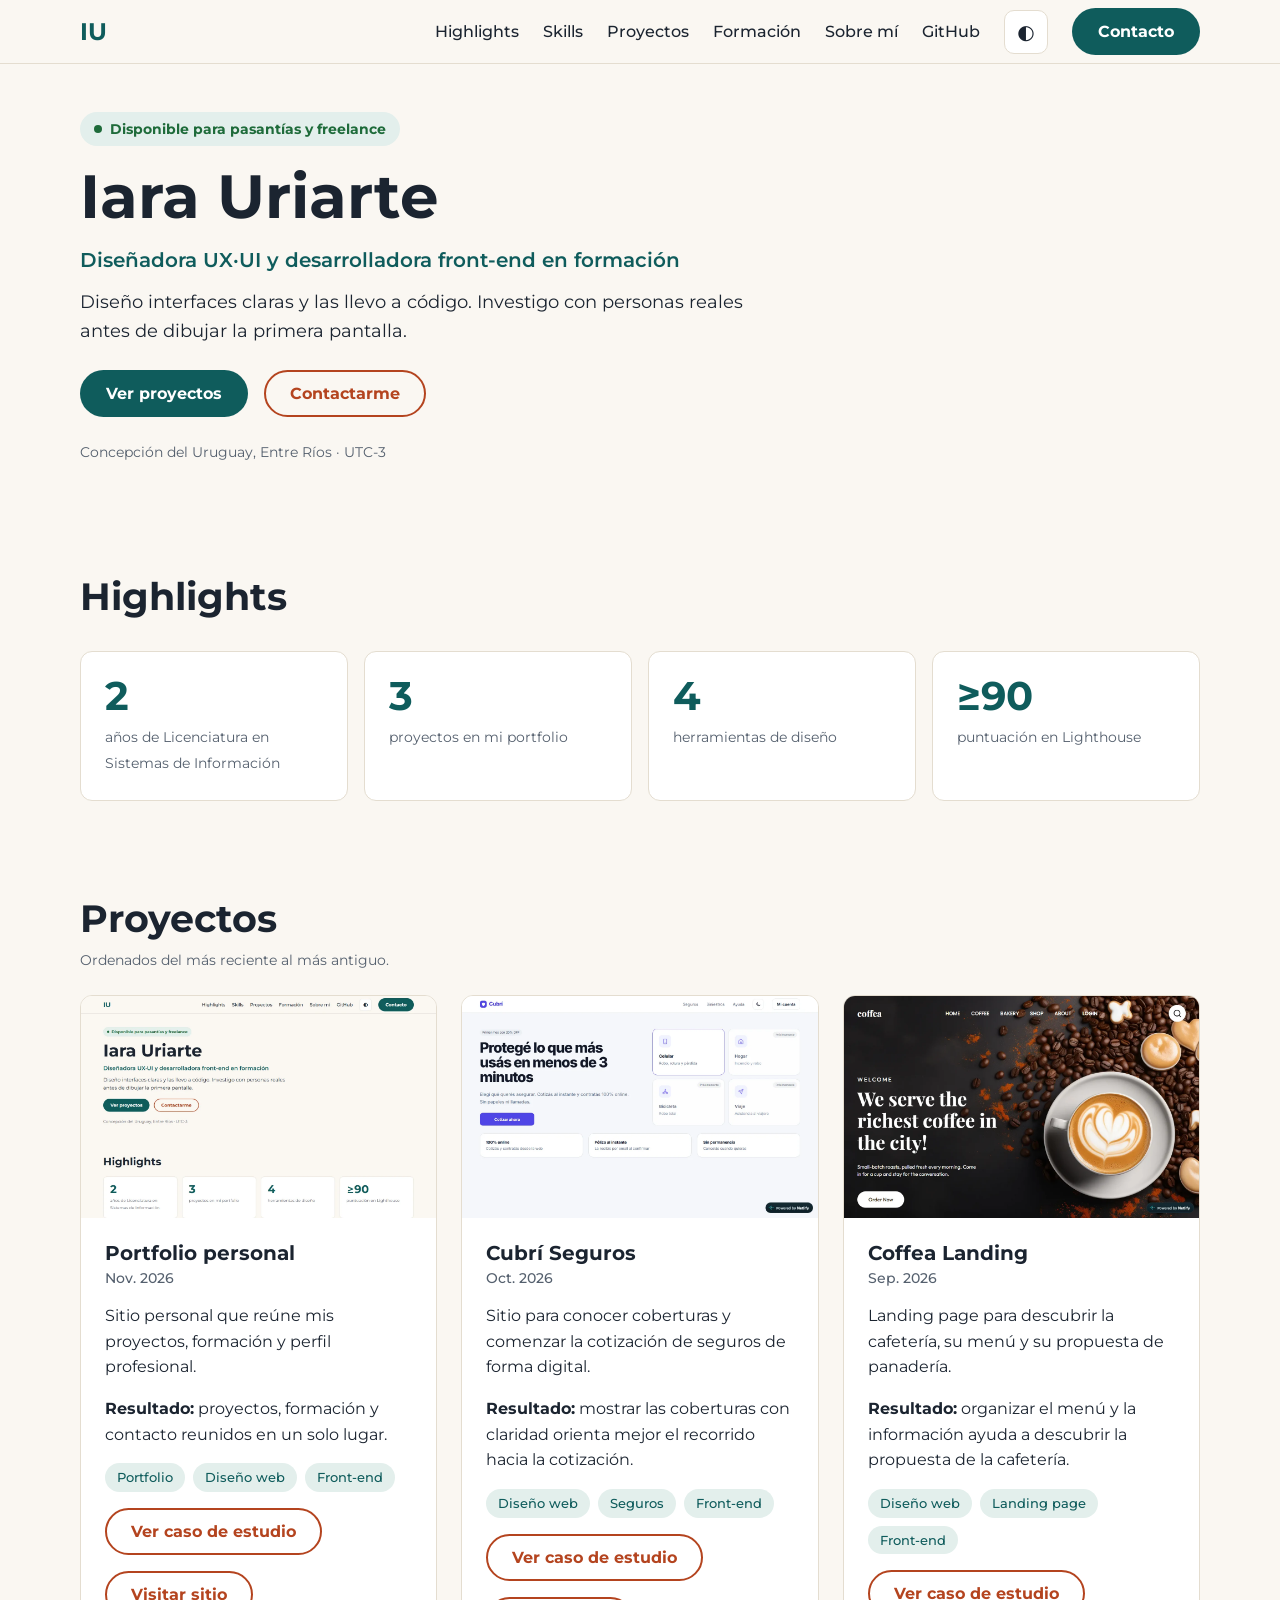
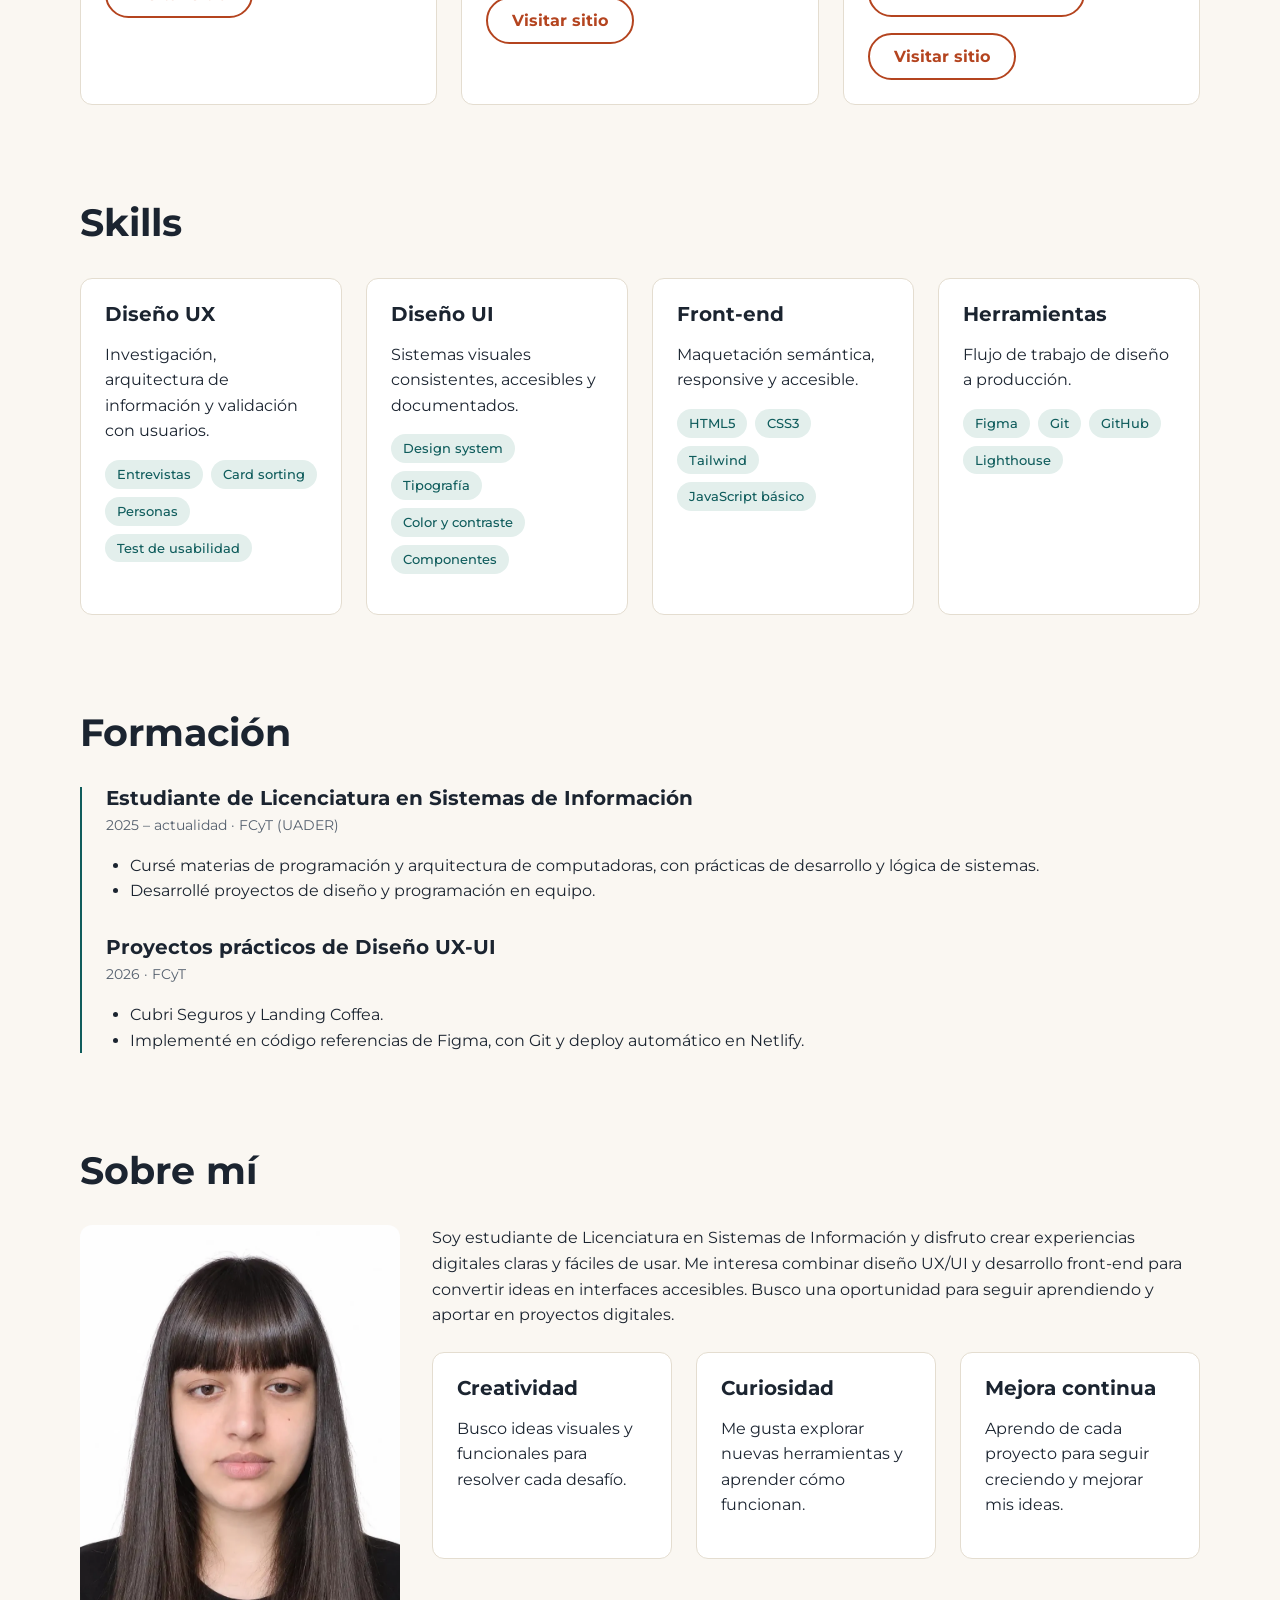
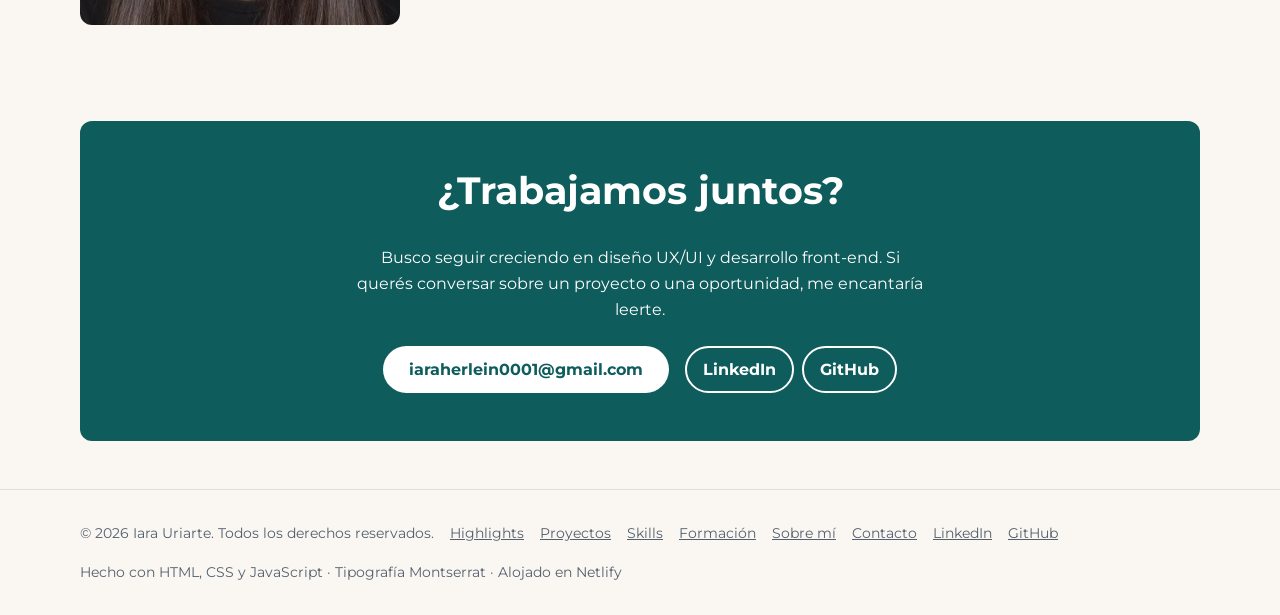
<file: index.html>
<!DOCTYPE html>
<html lang="es">

<head>
    <meta charset="utf-8">
    <meta name="viewport" content="width=device-width, initial-scale=1">
    <title>Iara Uriarte · Diseñadora UX/UI y front-end</title>
    <meta name="description"
        content="Portfolio de Iara Uriarte, estudiante de Sistemas de Información y diseñadora UX/UI y front-end en formación. Conocé mis proyectos y formación.">
    <meta property="og:title" content="Iara Uriarte · Diseño UX/UI y front-end">
    <meta property="og:description"
        content="Conocé los proyectos, la formación y el perfil de Iara Uriarte, estudiante de Sistemas de Información.">
    <meta property="og:type" content="website">
    <meta property="og:url" content="https://portfolio-uriarteiara.netlify.app/">
    <meta property="og:image" content="https://portfolio-uriarteiara.netlify.app/img/portfolio-og.webp">
    <meta property="og:image:type" content="image/webp">
    <meta property="og:image:width" content="1200">
    <meta property="og:image:height" content="630">
    <meta property="og:image:alt" content="Vista previa del portfolio de Iara Uriarte">
    <meta name="twitter:card" content="summary_large_image">
    <meta name="twitter:title" content="Iara Uriarte · Diseño UX/UI y front-end">
    <meta name="twitter:description"
        content="Conocé los proyectos, la formación y el perfil de Iara Uriarte, estudiante de Sistemas de Información.">
    <meta name="twitter:image" content="https://portfolio-uriarteiara.netlify.app/img/portfolio-og.webp">
    <meta name="theme-color" content="#0F5C5C">
    <link rel="canonical" href="https://portfolio-uriarteiara.netlify.app/">
    <link rel="icon"
        href="data:image/svg+xml,%3Csvg xmlns='http://www.w3.org/2000/svg' viewBox='0 0 32 32'%3E%3Crect width='32' height='32' rx='6' fill='%230F5C5C'/%3E%3Ctext x='16' y='22' font-size='16' text-anchor='middle' fill='white' font-family='serif'%3EIU%3C/text%3E%3C/svg%3E">
    <link rel="preconnect" href="https://fonts.googleapis.com">
    <link rel="preconnect" href="https://fonts.gstatic.com" crossorigin>
    <link href="https://fonts.googleapis.com/css2?family=Montserrat:wght@400;500;600;700&display=swap" rel="stylesheet">
    <link rel="stylesheet" href="styles.css">
</head>

<body>
    <a class="skip" href="#main">Saltar al contenido</a>

    <header class="site-header">
        <div class="container bar">
            <a class="logo" href="#top" aria-label="Inicio">IU</a>
            <button class="menu-btn" type="button" aria-label="Abrir menú" aria-expanded="false" aria-controls="menu">
                <span class="menu-icon" aria-hidden="true"><span></span><span></span><span></span></span>
            </button>
            <nav id="menu" class="nav" aria-label="Principal">
                <ul>
                    <li><a href="#metrics">Highlights</a></li>
                    <li><a href="#skills">Skills</a></li>
                    <li><a href="#projects">Proyectos</a></li>
                    <li><a href="#experience">Formación</a></li>
                    <li><a href="#about">Sobre mí</a></li>
                    <li><a href="https://github.com/IaraUriarte" target="_blank" rel="noopener noreferrer">GitHub</a>
                    </li>
                    <li><button class="theme-toggle" id="theme-toggle" type="button" aria-label="Activar tema oscuro"
                            title="Activar tema oscuro"><span aria-hidden="true">◐</span></button></li>
                    <li><a class="btn btn-primary" href="#contact">Contacto</a></li>
                </ul>
            </nav>
        </div>
    </header>

    <main id="main">
        <section id="top" class="hero container">
            <p class="badge"><span aria-hidden="true" class="dot"></span>Disponible para pasantías y freelance</p>
            <h1>Iara Uriarte</h1>
            <p class="role">Diseñadora UX·UI y desarrolladora front-end en formación</p>
            <p class="lead">Diseño interfaces claras y las llevo a código. Investigo con personas reales antes de
                dibujar la primera pantalla.</p>
            <div class="actions">
                <a class="btn btn-primary" href="#projects">Ver proyectos</a>
                <a class="btn btn-secondary" href="#contact">Contactarme</a>
            </div>
            <p class="meta">Concepción del Uruguay, Entre Ríos · UTC-3</p>
        </section>

        <section id="metrics" class="container" aria-label="Cifras destacadas">
            <h2>Highlights</h2>
            <ul class="metrics">
                <li><strong>2</strong><span>años de Licenciatura en Sistemas de Información</span></li>
                <li><strong>3</strong><span>proyectos en mi portfolio</span></li>
                <li><strong>4</strong><span>herramientas de diseño</span></li>
                <li><strong>≥90</strong><span>puntuación en Lighthouse</span></li>
            </ul>
        </section>

        <section id="projects" class="container">
            <h2>Proyectos</h2>
            <p class="projects-order">Ordenados del más reciente al más antiguo.</p>
            <div class="grid projects">
                <article class="card">
                    <img src="img/portfolio.webp" width="640" height="400"
                        alt="Captura de la página principal del portfolio de Iara Uriarte" loading="lazy">
                    <div class="card-body">
                        <h3>Portfolio personal<small>Nov. 2026</small></h3>
                        <p>Sitio personal que reúne mis proyectos, formación y perfil profesional.</p>
                        <p><strong>Resultado:</strong> proyectos, formación y contacto reunidos en un solo lugar.</p>
                        <ul class="chips">
                            <li>Portfolio</li>
                            <li>Diseño web</li>
                            <li>Front-end</li>
                        </ul>
                        <div class="card-actions">
                            <button class="btn btn-secondary" type="button" data-open="case-portfolio"
                                aria-haspopup="dialog">Ver caso de estudio</button>
                            <a class="btn btn-secondary" href="https://portfolio-uriarteiara.netlify.app/"
                                target="_blank" rel="noopener noreferrer">Visitar sitio</a>
                        </div>
                    </div>
                </article>
                <article class="card">
                    <img src="img/cubri.webp" width="640" height="400"
                        alt="Captura de la página principal de Cubrí Seguros, con opciones de cobertura" loading="lazy">
                    <div class="card-body">
                        <h3>Cubrí Seguros<small>Oct. 2026</small></h3>
                        <p>Sitio para conocer coberturas y comenzar la cotización de seguros de forma digital.</p>
                        <p><strong>Resultado:</strong> mostrar las coberturas con claridad orienta mejor el recorrido
                            hacia la cotización.</p>
                        <ul class="chips">
                            <li>Diseño web</li>
                            <li>Seguros</li>
                            <li>Front-end</li>
                        </ul>
                        <div class="card-actions">
                            <button class="btn btn-secondary" type="button" data-open="case-cubri"
                                aria-haspopup="dialog">Ver caso de estudio</button>
                            <a class="btn btn-secondary" href="https://cubriseguross.netlify.app/" target="_blank"
                                rel="noopener noreferrer">Visitar sitio</a>
                        </div>
                    </div>
                </article>
                <article class="card">
                    <img src="img/coffea.webp" width="640" height="400"
                        alt="Captura de la página principal de Coffea, una cafetería" loading="lazy">
                    <div class="card-body">
                        <h3>Coffea Landing<small>Sep. 2026</small></h3>
                        <p>Landing page para descubrir la cafetería, su menú y su propuesta de panadería.</p>
                        <p><strong>Resultado:</strong> organizar el menú y la información ayuda a descubrir la propuesta
                            de la cafetería.</p>
                        <ul class="chips">
                            <li>Diseño web</li>
                            <li>Landing page</li>
                            <li>Front-end</li>
                        </ul>
                        <div class="card-actions">
                            <button class="btn btn-secondary" type="button" data-open="case-coffea"
                                aria-haspopup="dialog">Ver caso de estudio</button>
                            <a class="btn btn-secondary" href="https://coffea-landing-uriarte-iara.netlify.app/"
                                target="_blank" rel="noopener noreferrer">Visitar sitio</a>
                        </div>
                    </div>
                </article>
            </div>
        </section>

        <section id="skills" class="container">
            <h2>Skills</h2>
            <div class="grid skills">
                <article class="card pad">
                    <h3>Diseño UX</h3>
                    <p>Investigación, arquitectura de información y validación con usuarios.</p>
                    <ul class="chips">
                        <li>Entrevistas</li>
                        <li>Card sorting</li>
                        <li>Personas</li>
                        <li>Test de usabilidad</li>
                    </ul>
                </article>
                <article class="card pad">
                    <h3>Diseño UI</h3>
                    <p>Sistemas visuales consistentes, accesibles y documentados.</p>
                    <ul class="chips">
                        <li>Design system</li>
                        <li>Tipografía</li>
                        <li>Color y contraste</li>
                        <li>Componentes</li>
                    </ul>
                </article>
                <article class="card pad">
                    <h3>Front-end</h3>
                    <p>Maquetación semántica, responsive y accesible.</p>
                    <ul class="chips">
                        <li>HTML5</li>
                        <li>CSS3</li>
                        <li>Tailwind</li>
                        <li>JavaScript básico</li>
                    </ul>
                </article>
                <article class="card pad">
                    <h3>Herramientas</h3>
                    <p>Flujo de trabajo de diseño a producción.</p>
                    <ul class="chips">
                        <li>Figma</li>
                        <li>Git</li>
                        <li>GitHub</li>
                        <li>Lighthouse</li>
                    </ul>
                </article>
            </div>
        </section>

        <section id="experience" class="container">
            <h2>Formación</h2>
            <ol class="timeline">
                <li>
                    <h3>Estudiante de Licenciatura en Sistemas de Información</h3>
                    <p class="when">2025 – actualidad · FCyT (UADER)</p>
                    <ul>
                        <li>Cursé materias de programación y arquitectura de computadoras, con prácticas de desarrollo y
                            lógica de sistemas.</li>
                        <li>Desarrollé proyectos de diseño y programación en equipo.</li>
                    </ul>
                </li>
                <li>
                    <h3>Proyectos prácticos de Diseño UX-UI</h3>
                    <p class="when">2026 · FCyT</p>
                    <ul>
                        <li>Cubri Seguros y Landing Coffea.</li>
                        <li>Implementé en código referencias de Figma, con Git y deploy automático en Netlify.</li>
                    </ul>
                </li>
            </ol>
        </section>

        <section id="about" class="container">
            <h2>Sobre mí</h2>
            <div class="about">
                <img src="img/retrato.webp" width="320" height="400" alt="Retrato de Iara Uriarte con fondo blanco"
                    loading="lazy">
                <div>
                    <p>Soy estudiante de Licenciatura en Sistemas de Información y disfruto crear experiencias digitales
                        claras y fáciles de usar.
                        Me interesa combinar diseño UX/UI y desarrollo front-end para convertir ideas en interfaces
                        accesibles. Busco una oportunidad para seguir aprendiendo y aportar en proyectos digitales.</p>
                    <ul class="grid principles">
                        <li class="card pad">
                            <h3>Creatividad</h3>
                            <p>Busco ideas visuales y funcionales para resolver cada desafío.</p>
                        </li>
                        <li class="card pad">
                            <h3>Curiosidad</h3>
                            <p>Me gusta explorar nuevas herramientas y aprender cómo funcionan.</p>
                        </li>
                        <li class="card pad">
                            <h3>Mejora continua</h3>
                            <p>Aprendo de cada proyecto para seguir creciendo y mejorar mis ideas.</p>
                        </li>
                    </ul>
                </div>
            </div>
        </section>

        <section id="contact" class="container">
            <div class="contact">
                <h2>¿Trabajamos juntos?</h2>
                <p>Busco seguir creciendo en diseño UX/UI y desarrollo front-end. Si querés conversar sobre un proyecto
                    o una oportunidad, me encantaría leerte.</p>
                <div class="contact-actions">
                    <a class="btn btn-light" href="mailto:iaraherlein0001@gmail.com">iaraherlein0001@gmail.com</a>
                    <ul class="social">
                        <li><a class="btn" href="https://www.linkedin.com/in/iara-uriarte-675148448/" target="_blank"
                                rel="noopener noreferrer">LinkedIn</a></li>
                        <li><a class="btn" href="https://github.com/IaraUriarte" target="_blank"
                                rel="noopener noreferrer">GitHub</a></li>
                    </ul>
                </div>
            </div>
        </section>
    </main>

    <footer class="site-footer">
        <div class="container foot">
            <p>© 2026 Iara Uriarte. Todos los derechos reservados.</p>
            <nav aria-label="Pie de página">
                <ul>
                    <li><a href="#metrics">Highlights</a></li>
                    <li><a href="#projects">Proyectos</a></li>
                    <li><a href="#skills">Skills</a></li>
                    <li><a href="#experience">Formación</a></li>
                    <li><a href="#about">Sobre mí</a></li>
                    <li><a href="#contact">Contacto</a></li>
                    <li><a href="https://www.linkedin.com/in/iara-uriarte-675148448/" target="_blank"
                            rel="noopener noreferrer">LinkedIn</a></li>
                    <li><a href="https://github.com/IaraUriarte" target="_blank" rel="noopener noreferrer">GitHub</a>
                    </li>
                </ul>
            </nav>
            <p class="credit">Hecho con HTML, CSS y JavaScript · Tipografía Montserrat · Alojado en Netlify</p>
        </div>
    </footer>

    <dialog id="case-portfolio" aria-labelledby="case-portfolio-title">
        <form method="dialog"><button class="close" aria-label="Cerrar caso de estudio">Cerrar</button></form>
        <article class="case">
            <h2 id="case-portfolio-title">Caso de estudio: Portfolio personal</h2>
            <p class="when">Proyecto personal · 2026 · HTML, CSS, JavaScript, Git y Netlify</p>
            <h3>Problema</h3>
            <p>Necesitaba presentar mis trabajos, formación y perfil profesional en un mismo lugar, de manera clara y
                fácil de recorrer.</p>
            <h3>Proceso</h3>
            <ol>
                <li>Organicé el contenido en secciones conectadas por la navegación.</li>
                <li>Diseñé tarjetas para mostrar cada proyecto con su descripción y enlace.</li>
                <li>Implementé el diseño adaptable, el menú móvil y el modo claro y oscuro.</li>
            </ol>
            <h3>Solución</h3>
            <p>Una página única con secciones de proyectos, habilidades, formación y presentación personal, además de
                enlaces de contacto.</p>
            <h3>Resultado</h3>
            <p>Un portfolio publicado que reúne mis proyectos, habilidades, formación y datos de contacto.</p>
        </article>
    </dialog>

    <dialog id="case-cubri" aria-labelledby="case-cubri-title">
        <form method="dialog"><button class="close" aria-label="Cerrar caso de estudio">Cerrar</button></form>
        <article class="case">
            <h2 id="case-cubri-title">Caso de estudio: Cubrí Seguros</h2>
            <p class="when">Proyecto web · 2026 · Diseño UI y desarrollo front-end</p>
            <h3>Problema</h3>
            <p>Al buscar un seguro, las personas necesitan entender qué opciones hay y cómo empezar una cotización sin
                tener que descifrar información confusa.</p>
            <h3>Proceso</h3>
            <ol>
                <li>Organicé la portada alrededor de la propuesta de contratación digital.</li>
                <li>Presenté los tipos de cobertura en tarjetas con sus beneficios principales.</li>
                <li>Distinguí la opción disponible de las que se anuncian como próximas.</li>
            </ol>
            <h3>Solución</h3>
            <p>Una página que resume la propuesta de Cubrí, presenta las coberturas disponibles y dirige a la acción
                para cotizar.</p>
            <h3>Resultado</h3>
            <p>La información principal y las alternativas de cobertura quedan organizadas en un recorrido directo
                hacia la cotización.</p>
        </article>
    </dialog>

    <dialog id="case-coffea" aria-labelledby="case-coffea-title">
        <form method="dialog"><button class="close" aria-label="Cerrar caso de estudio">Cerrar</button></form>
        <article class="case">
            <h2 id="case-coffea-title">Caso de estudio: Coffea</h2>
            <p class="when">Landing page · 2026 · Diseño UI y desarrollo front-end</p>
            <h3>Problema</h3>
            <p>Una cafetería necesita mostrar su identidad y ayudar a quienes la visitan a descubrir rápidamente su
                café,
                panadería y opciones del menú.</p>
            <h3>Proceso</h3>
            <ol>
                <li>Organicé la portada para destacar la identidad visual de Coffea.</li>
                <li>Distribuí la navegación entre las secciones principales del sitio.</li>
                <li>Presenté la propuesta de café y panadería junto a una llamada a la acción.</li>
            </ol>
            <h3>Solución</h3>
            <p>Una landing page con una portada visual, navegación por la oferta de la cafetería y acceso a la acción
                para hacer un pedido.</p>
            <h3>Resultado</h3>
            <p>La identidad, el menú y la propuesta de panadería se presentan en un recorrido único que invita a
                explorar y pedir.</p>
        </article>
    </dialog>

    <script src="script.js" defer></script>
</body>

</html>
</file>
<file: styles.css>
:root {
  color-scheme: light;
  --bg: #FAF7F2;
  --surface: #fff;
  --text: #1B2430;
  --muted: #55606E;
  --primary: #0F5C5C;
  --primary-hover: #0A4444;
  --tint: #E3EFEC;
  --accent: #B4441F;
  --ok: #1E6B3A;
  --border: #E4DDD0;
  --font-head: "Montserrat", system-ui, sans-serif;
  --font-body: "Montserrat", system-ui, sans-serif;
  --s1: 8px;
  --s2: 16px;
  --s3: 24px;
  --s4: 32px;
  --s6: 48px;
  --s8: 64px;
  --r: 12px;
  --header: 64px;
}

[data-theme="dark"] {
  color-scheme: dark;
  --bg: #111a20;
  --surface: #1b272f;
  --text: #edf3f4;
  --muted: #bac6ca;
  --primary: #82d2c8;
  --primary-hover: #a0e3da;
  --tint: #263a3d;
  --accent: #ffad87;
  --ok: #91d6a5;
  --border: #35464e;
}

*,
*::before,
*::after {
  box-sizing: border-box
}

html {
  scroll-behavior: smooth;
  scroll-padding-top: var(--header)
}

body {
  margin: 0;
  background: var(--bg);
  color: var(--text);
  font: 400 1rem/1.6 var(--font-body)
}

img {
  max-width: 100%;
  height: auto;
  display: block
}

ul,
ol {
  margin: 0;
  padding: 0;
  list-style: none
}

h1,
h2,
h3 {
  font-family: var(--font-head);
  line-height: 1.15;
  margin: 0 0 var(--s2)
}

h1 {
  font-size: clamp(2.4rem, 8vw, 3.8rem)
}

h2 {
  font-size: clamp(1.8rem, 5vw, 2.4rem);
  margin-bottom: var(--s4)
}

h3 {
  font-size: 1.25rem
}

h3 small {
  display: block;
  font: 500 .875rem var(--font-body);
  color: var(--muted);
  margin-top: 4px
}

p {
  margin: 0 0 var(--s2)
}

a {
  color: var(--primary)
}

:focus-visible {
  outline: 2px solid var(--primary);
  outline-offset: 2px
}

.container {
  width: min(100% - 2*var(--s3), 1120px);
  margin-inline: auto
}

section.container {
  padding-block: var(--s6)
}

section {
  scroll-margin-top: var(--header)
}

.skip {
  position: absolute;
  left: var(--s2);
  top: -100px;
  background: var(--primary);
  color: #fff;
  padding: var(--s1) var(--s2);
  border-radius: 8px;
  z-index: 100
}

.skip:focus {
  top: var(--s1);
  outline-color: #fff
}

/* Botones */
.btn {
  display: inline-block;
  font: 700 1rem var(--font-body);
  padding: 12px 24px;
  border-radius: 999px;
  border: 2px solid transparent;
  text-decoration: none;
  cursor: pointer;
  transition: background .2s, color .2s, transform .1s
}

.btn:active {
  transform: translateY(1px)
}

.btn-primary {
  background: var(--primary);
  color: #fff
}

.btn-primary:hover {
  background: var(--primary-hover)
}

.btn-secondary {
  background: transparent;
  color: var(--accent);
  border-color: var(--accent)
}

.btn-secondary:hover {
  background: var(--accent);
  color: #fff
}

.btn-light {
  background: #fff;
  color: var(--primary)
}

.btn-light:hover {
  background: var(--tint)
}

/* Header */
.site-header {
  position: sticky;
  top: 0;
  z-index: 50;
  background: var(--bg);
  border-bottom: 1px solid var(--border);
  height: var(--header)
}

.bar {
  display: flex;
  align-items: center;
  justify-content: space-between;
  height: 100%
}

.logo {
  font: 700 1.5rem var(--font-head);
  text-decoration: none;
  color: var(--primary)
}

.menu-btn {
  display: grid;
  place-items: center;
  width: 44px;
  height: 44px;
  background: var(--tint);
  color: var(--primary);
  border: 1px solid var(--border);
  border-radius: 10px;
  cursor: pointer
}

.menu-btn:hover {
  background: #d3e6e1
}

.menu-icon {
  display: grid;
  gap: 4px
}

.menu-icon span {
  width: 20px;
  height: 2px;
  border-radius: 2px;
  background: currentColor;
  transition: transform .2s, opacity .2s
}

.menu-btn[aria-expanded="true"] .menu-icon span:first-child {
  transform: translateY(6px) rotate(45deg)
}

.menu-btn[aria-expanded="true"] .menu-icon span:nth-child(2) {
  opacity: 0
}

.menu-btn[aria-expanded="true"] .menu-icon span:last-child {
  transform: translateY(-6px) rotate(-45deg)
}

.nav {
  display: none;
  position: absolute;
  top: var(--header);
  left: 0;
  right: 0;
  background: var(--bg);
  border-bottom: 1px solid var(--border);
  padding: var(--s2) var(--s3)
}

.nav.open {
  display: block
}

.nav li {
  padding: var(--s1) 0
}

.nav a:not(.btn) {
  color: var(--text);
  text-decoration: none;
  font-weight: 500
}

.nav a:not(.btn):hover {
  color: var(--primary);
  text-decoration: underline
}

[data-theme="dark"] .menu-btn:hover,
[data-theme="dark"] .close:hover {
  background: var(--tint);
  color: var(--text)
}

[data-theme="dark"] .btn-secondary:hover {
  color: #111a20
}

.theme-toggle {
  display: inline-grid;
  place-items: center;
  width: 44px;
  height: 44px;
  padding: 0;
  border: 1px solid var(--border);
  border-radius: 10px;
  background: var(--surface);
  color: var(--text);
  font: 600 1.25rem/1 var(--font-body);
  cursor: pointer
}

.theme-toggle:hover {
  border-color: var(--primary)
}

/* Hero */
.hero {
  padding-block: var(--s8) var(--s6)
}

.badge {
  display: inline-flex;
  align-items: center;
  gap: var(--s1);
  background: var(--tint);
  color: var(--ok);
  font-weight: 700;
  font-size: .875rem;
  padding: 6px 14px;
  border-radius: 999px
}

.dot {
  width: 8px;
  height: 8px;
  border-radius: 50%;
  background: var(--ok)
}

.role {
  font: 600 1.25rem var(--font-head);
  color: var(--primary)
}

.lead {
  max-width: 56ch;
  font-size: 1.125rem
}

.actions {
  display: flex;
  flex-wrap: wrap;
  gap: var(--s2);
  margin-block: var(--s3)
}

.meta {
  color: var(--muted);
  font-size: .875rem
}

/* Métricas */
.metrics {
  display: grid;
  grid-template-columns: 1fr 1fr;
  gap: var(--s2)
}

.metrics li {
  background: var(--surface);
  border: 1px solid var(--border);
  border-radius: var(--r);
  padding: var(--s3)
}

.metrics strong {
  display: block;
  font: 700 2.5rem/1 var(--font-head);
  color: var(--primary);
  margin-bottom: var(--s1)
}

.metrics span {
  color: var(--muted);
  font-size: .9rem
}

#projects h2 {
  margin-bottom: var(--s1)
}

.projects-order {
  color: var(--muted);
  font-size: .875rem;
  margin-bottom: var(--s3)
}

/* Tarjetas */
.grid {
  display: grid;
  gap: var(--s3)
}

.card {
  background: var(--surface);
  border: 1px solid var(--border);
  border-radius: var(--r);
  overflow: hidden;
  transition: transform .2s, box-shadow .2s, border-color .2s
}

.card:hover {
  transform: translateY(-4px);
  border-color: var(--primary);
  box-shadow: 0 8px 24px rgba(15, 92, 92, .12)
}

.card-body,
.pad {
  padding: var(--s3)
}

.card-actions {
  display: flex;
  flex-direction: column;
  align-items: flex-start;
  gap: var(--s2)
}

.card img {
  width: 100%;
  aspect-ratio: 8/5;
  object-fit: cover;
  background: var(--tint)
}

.chips {
  display: flex;
  flex-wrap: wrap;
  gap: var(--s1);
  margin-bottom: var(--s2)
}

.chips li {
  background: var(--tint);
  color: var(--primary);
  font-weight: 500;
  font-size: .8125rem;
  padding: 4px 12px;
  border-radius: 999px
}

/* Timeline */
.timeline {
  border-left: 2px solid var(--primary);
  padding-left: var(--s3);
  display: grid;
  gap: var(--s4)
}

.timeline li {
  position: relative
}

.timeline h3 {
  margin-bottom: 4px
}

.when {
  color: var(--muted);
  font-size: .9rem
}

.timeline ul {
  list-style: disc;
  padding-left: var(--s3)
}

/* Sobre mí */
.about {
  display: grid;
  gap: var(--s4)
}

.about img {
  border-radius: var(--r);
  width: 100%;
  max-width: 320px;
  aspect-ratio: 4/5;
  object-fit: cover;
  background: var(--tint)
}

.principles {
  margin-top: var(--s3)
}

/* Contacto */
.contact {
  background: var(--primary);
  color: #fff;
  border-radius: var(--r);
  padding: var(--s6) var(--s3);
  text-align: center
}

[data-theme="dark"] .contact {
  background: #174b49
}

[data-theme="dark"] .btn-primary {
  background: #0f5c5c;
  color: #fff
}

[data-theme="dark"] .btn-primary:hover {
  background: #0a4444
}

[data-theme="dark"] .btn-light {
  color: #0f5c5c
}

[data-theme="dark"] .btn-light:hover {
  background: var(--tint);
  color: var(--text)
}

.contact p {
  max-width: 52ch;
  margin-inline: auto
}

.contact :focus-visible {
  outline-color: #fff
}

.contact-actions {
  display: flex;
  flex-wrap: wrap;
  align-items: center;
  justify-content: center;
  gap: var(--s2);
  margin-top: var(--s3)
}

.social {
  display: flex;
  flex-wrap: nowrap;
  justify-content: center;
  gap: var(--s1);
  margin: 0
}

.social a {
  color: #fff;
  border: 2px solid #fff;
  padding-inline: var(--s2);
  font-weight: 700
}

.social a:hover {
  background: #fff;
  color: #0f5c5c
}

.social a:focus-visible {
  outline-color: #fff
}

@media (max-width:480px) {
  .contact-actions {
    flex-wrap: nowrap;
    gap: 8px
  }

  .contact-actions .btn {
    padding: 6px 8px;
    font-size: .6rem;
    white-space: nowrap
  }

  .social {
    gap: 4px
  }

  .social a {
    padding-inline: 8px
  }
}

/* Footer */
.site-footer {
  border-top: 1px solid var(--border);
  padding-block: var(--s4);
  color: var(--muted);
  font-size: .875rem
}

.foot {
  display: grid;
  gap: var(--s2)
}

.foot ul {
  display: flex;
  flex-wrap: wrap;
  gap: var(--s2)
}

.foot a {
  color: var(--muted)
}

.foot a:hover {
  color: var(--primary)
}

.foot p {
  margin: 0
}

/* Modal caso de estudio */
dialog {
  border: 0;
  border-radius: var(--r);
  padding: var(--s3);
  width: min(92vw, 720px);
  max-height: 90vh;
  background: var(--surface);
  color: var(--text)
}

dialog::backdrop {
  background: rgba(27, 36, 48, .6)
}

dialog[open] {
  animation: pop .25s ease-out
}

@keyframes pop {
  from {
    opacity: 0;
    transform: scale(.97)
  }
}

.close {
  float: right;
  font: 700 .9rem var(--font-body);
  background: var(--tint);
  color: var(--primary);
  border: 0;
  padding: 8px 16px;
  border-radius: 999px;
  cursor: pointer
}

.close:hover {
  background: #d3e6e1
}

.case h3 {
  margin-top: var(--s3)
}

.case ol {
  list-style: decimal;
  padding-left: var(--s3)
}

.case li {
  margin-bottom: var(--s1)
}

/* Tablet */
@media (min-width:768px) {
  .metrics {
    grid-template-columns: repeat(4, 1fr)
  }

  .projects,
  .skills {
    grid-template-columns: repeat(2, 1fr)
  }

  .principles {
    grid-template-columns: repeat(2, 1fr)
  }

  .about {
    grid-template-columns: 320px 1fr;
    align-items: start
  }
}

/* Desktop */
@media (min-width:1024px) {
  .principles {
    grid-template-columns: repeat(3, 1fr)
  }

  .menu-btn {
    display: none
  }

  .nav {
    display: block;
    position: static;
    border: 0;
    padding: 0;
    background: none
  }

  .nav ul {
    display: flex;
    align-items: center;
    gap: var(--s3)
  }

  .nav li {
    padding: 0
  }

  .foot {
    grid-template-columns: auto 1fr;
    align-items: center
  }

  .credit {
    grid-column: 1/-1
  }
}

@media (min-width:1280px) {
  .projects {
    grid-template-columns: repeat(3, 1fr)
  }

  .skills {
    grid-template-columns: repeat(4, 1fr)
  }
}

@media (prefers-reduced-motion:reduce) {
  html {
    scroll-behavior: auto
  }

  *,
  *::before,
  *::after {
    animation: none !important;
    transition: none !important
  }

  .card:hover {
    transform: none
  }
}

/* Página 404 */
.error-header {
  min-height: var(--header);
  display: flex;
  align-items: center;
  justify-content: space-between;
  border-bottom: 1px solid var(--border)
}

.error-header > a:last-child {
  color: var(--text);
  font-weight: 500;
  text-decoration: none
}

.error-header > a:last-child:hover {
  color: var(--primary);
  text-decoration: underline
}

.error-page {
  min-height: calc(100vh - var(--header));
  display: flex;
  flex-direction: column;
  align-items: flex-start;
  justify-content: center;
  padding-block: var(--s6);
  overflow: hidden
}

.error-code {
  margin: 0 0 calc(-1 * var(--s2));
  color: var(--tint);
  font: 700 clamp(8rem, 34vw, 18rem)/.85 var(--font-head);
  letter-spacing: -.08em
}

.error-page .badge {
  margin-block: var(--s4)
}

.error-page h1 {
  max-width: 15ch
}

.error-description {
  max-width: 48ch;
  color: var(--muted)
}

.error-page .actions {
  margin-bottom: 0
}
</file>
